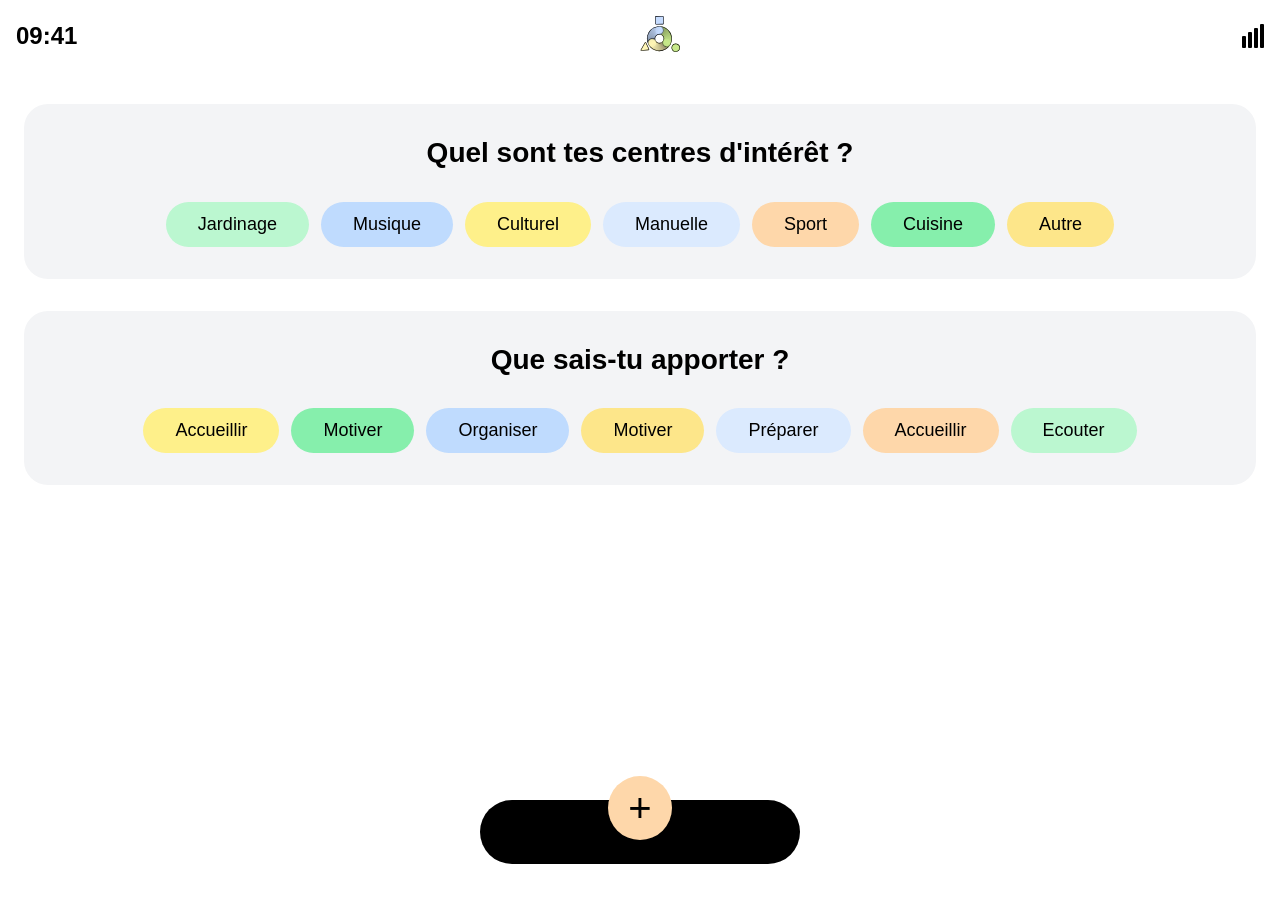
<file: categories.html>
<!doctype html>
<html lang="fr">
  <head>
    <meta charset="UTF-8" />
    <meta name="viewport" content="width=device-width, initial-scale=1.0" />
    <title>shuffle</title>
    <link rel="stylesheet" href="categories.css" />
    <script src="categories.js"></script>
  </head>
  <body>
    <div class="header">
      <div class="time">09:41</div>
      <div class="profile-icon">
        <svg
          width="40"
          height="36"
          viewBox="0 0 40 36"
          fill="none"
          xmlns="http://www.w3.org/2000/svg"
        >
          <g clip-path="url(#clip0_73_299)">
            <path
              d="M32.0672 29.7364C33.2106 27.7078 35.7932 26.9857 37.8344 28.1209C39.8756 29.2561 40.6019 31.822 39.4586 33.8472C38.3152 35.8757 35.7326 36.5978 33.6915 35.4626C31.6503 34.3275 30.9239 31.7615 32.0672 29.7364Z"
              fill="#C7E98A"
            />
            <path
              d="M32.0672 29.7364C33.2105 27.7078 35.7932 26.9857 37.8344 28.1209C39.8756 29.2561 40.602 31.8221 39.4586 33.8473C38.3331 35.8441 35.813 36.575 33.7875 35.5146L33.6915 35.4626C31.6503 34.3274 30.9239 31.7616 32.0672 29.7364ZM37.5539 28.6265C35.788 27.6444 33.5564 28.2711 32.5704 30.0206L32.5701 30.021C31.5856 31.7649 32.2093 33.9769 33.972 34.9571C35.7378 35.9392 37.9696 35.3125 38.9556 33.563L38.9558 33.5626C39.9403 31.8187 39.3165 29.6068 37.5539 28.6265Z"
              fill="black"
            />
            <path
              d="M23.6802 7.37394L23.5977 0.993284C23.5905 0.436872 23.133 -0.00836279 22.5759 -0.00117609L16.1872 0.0812375C15.6301 0.0884242 15.1843 0.545311 15.1915 1.10172L15.274 7.48238C15.2812 8.0388 15.7387 8.48403 16.2958 8.47684L22.6845 8.39443C23.2416 8.38724 23.6874 7.93036 23.6802 7.37394Z"
              fill="#C6DCFF"
            />
            <path
              d="M15.8516 7.47492L15.274 7.48237L15.1915 1.1017L15.7691 1.09425L15.8516 7.47492ZM16.2883 7.89854L22.677 7.81613C22.9165 7.81304 23.1057 7.61709 23.1026 7.38138L23.0201 1.00071C23.0171 0.765017 22.8228 0.574 22.5834 0.577089L16.1947 0.659502C15.9552 0.662591 15.766 0.858555 15.7691 1.09425L15.1915 1.1017L15.1921 1.04987C15.2122 0.517197 15.6475 0.0881994 16.1872 0.0812372L22.5759 -0.00117572C23.133 -0.0083623 23.5905 0.436858 23.5977 0.993257L23.6802 7.37393C23.6874 7.93035 23.2416 8.38721 22.6845 8.39439L16.2958 8.47681C15.7387 8.48399 15.2812 8.03878 15.274 7.48237L15.8516 7.47492C15.8546 7.71062 16.0489 7.90163 16.2883 7.89854Z"
              fill="black"
            />
            <g
              clip-path="url(#paint0_angular_73_299_clip_path)"
              data-figma-skip-parse="true"
            >
              <g
                transform="matrix(0.0131148 0.00520571 -0.0028658 0.00720164 17.8226 24.5172)"
              >
                <foreignObject
                  x="-2406.64"
                  y="-2406.64"
                  width="4813.29"
                  height="4813.29"
                  ><div
                    xmlns="http://www.w3.org/1999/xhtml"
                    style="
                      background: conic-gradient(
                        from 90deg,
                        rgba(165, 159, 118, 1) 0deg,
                        rgba(153, 147, 109, 1) 35.4082deg,
                        rgba(255, 246, 182, 1) 110.77deg,
                        rgba(165, 159, 118, 1) 360deg
                      );
                      height: 100%;
                      width: 100%;
                      opacity: 1;
                    "
                  ></div
                ></foreignObject>
              </g>
            </g>
            <path
              d="M23.0921 24.6919L23.0853 24.7053C23.0853 24.7053 22.9777 24.89 22.9575 24.9202C22.1841 26.136 20.8625 26.8648 19.4233 26.8749C18.6095 26.885 17.8192 26.6566 17.1299 26.22C16.5784 25.8707 16.1278 25.4106 15.7881 24.8531L15.7747 24.8262L15.7478 24.7825L15.731 24.7557C14.5675 22.8279 12.042 22.1898 10.1051 23.3283C9.49978 23.6843 8.98864 24.1914 8.63555 24.796C7.91928 26.0118 7.88229 27.5197 8.52122 28.7657L8.68936 29.068C9.67801 30.7204 11.0635 32.1411 12.7011 33.1822C14.7322 34.4719 17.0794 35.1469 19.4804 35.1268C23.7377 35.0932 27.6419 32.9337 29.9218 29.3501C30.0025 29.2225 30.2379 28.8228 30.2379 28.8228C30.786 27.8589 30.9273 26.7473 30.6347 25.6826C30.3422 24.6213 29.6528 23.738 28.6944 23.194C26.744 22.0856 24.232 22.7607 23.0954 24.6952L23.0921 24.6919Z"
              data-figma-gradient-fill="{&#34;type&#34;:&#34;GRADIENT_ANGULAR&#34;,&#34;stops&#34;:[{&#34;color&#34;:{&#34;r&#34;:0.60000002384185791,&#34;g&#34;:0.57882350683212280,&#34;b&#34;:0.42823529243469238,&#34;a&#34;:1.0},&#34;position&#34;:0.098356239497661591},{&#34;color&#34;:{&#34;r&#34;:1.0,&#34;g&#34;:0.96470588445663452,&#34;b&#34;:0.71372550725936890,&#34;a&#34;:1.0},&#34;position&#34;:0.30769348144531250}],&#34;stopsVar&#34;:[{&#34;color&#34;:{&#34;r&#34;:0.60000002384185791,&#34;g&#34;:0.57882350683212280,&#34;b&#34;:0.42823529243469238,&#34;a&#34;:1.0},&#34;position&#34;:0.098356239497661591},{&#34;color&#34;:{&#34;r&#34;:1.0,&#34;g&#34;:0.96470588445663452,&#34;b&#34;:0.71372550725936890,&#34;a&#34;:1.0},&#34;position&#34;:0.30769348144531250}],&#34;transform&#34;:{&#34;m00&#34;:26.229513168334961,&#34;m01&#34;:-5.7316002845764160,&#34;m02&#34;:7.5736365318298340,&#34;m10&#34;:10.411417961120605,&#34;m11&#34;:14.403281211853027,&#34;m12&#34;:12.109891891479492},&#34;opacity&#34;:1.0,&#34;blendMode&#34;:&#34;NORMAL&#34;,&#34;visible&#34;:true}"
            />
            <path
              d="M23.0954 24.6951C24.232 22.7607 26.744 22.0857 28.6944 23.194C29.6528 23.7381 30.3422 24.6214 30.6347 25.6826C30.9273 26.7473 30.786 27.8589 30.2379 28.8228L30.1101 29.0386C30.0412 29.1545 29.9621 29.2864 29.9217 29.3502L29.8137 29.5171C27.5197 33.0006 23.6712 35.0938 19.4805 35.1268C17.1545 35.1463 14.879 34.5134 12.8925 33.3014L12.7011 33.1822C11.1146 32.1736 9.76478 30.8089 8.78314 29.2223L8.68936 29.0681L8.52126 28.7658C7.88234 27.5198 7.91923 26.0117 8.63549 24.796C8.98858 24.1914 9.49976 23.6843 10.1051 23.3283C12.042 22.1897 14.5674 22.8279 15.7309 24.7557L15.7478 24.7825L15.7746 24.8262L15.7882 24.853C16.1278 25.4105 16.5783 25.8707 17.1298 26.22C17.8192 26.6566 18.6095 26.8849 19.4232 26.8748C20.8625 26.8648 22.184 26.136 22.9575 24.9202C22.9776 24.89 23.0854 24.7053 23.0854 24.7053L23.092 24.6919L23.0954 24.6951ZM28.4093 23.6969C26.7337 22.7448 24.5702 23.3258 23.5933 24.9884L23.2152 25.6318L23.1844 25.6009C22.2861 26.7588 20.9119 27.4417 19.4303 27.453L19.4304 27.4532C18.5026 27.4646 17.603 27.2039 16.8211 26.7087C16.1941 26.3115 15.6805 25.787 15.295 25.1542L15.2825 25.1337L15.2696 25.108L15.2583 25.0896L15.2414 25.0627L15.2366 25.0548C14.2368 23.3982 12.0621 22.8485 10.3975 23.8268C9.87534 24.134 9.4361 24.5709 9.13414 25.0879L9.13357 25.0888L9.13301 25.0898C8.51939 26.1313 8.48611 27.4256 9.03176 28.4951L9.18744 28.7753C10.1292 30.3477 11.4497 31.7015 13.0105 32.6938L13.193 32.8075C15.0881 33.9638 17.2579 34.5671 19.4755 34.5485H19.4758C23.5381 34.5165 27.2603 32.4569 29.4346 29.0394C29.4703 28.983 29.5443 28.8595 29.6139 28.7426C29.648 28.6853 29.6796 28.6318 29.7027 28.5927C29.7143 28.5731 29.7237 28.5572 29.7302 28.5461C29.7324 28.5424 29.7344 28.5392 29.7359 28.5366C30.2087 27.7052 30.3293 26.7517 30.0778 25.8364C29.8262 24.9237 29.235 24.1658 28.4094 23.6971L28.4093 23.6969Z"
              fill="black"
            />
            <g
              clip-path="url(#paint1_angular_73_299_clip_path)"
              data-figma-skip-parse="true"
            >
              <g
                transform="matrix(0.000504413 -0.00806046 0.00648746 0.000404955 19.8403 22.6701)"
              >
                <foreignObject
                  x="-2582.58"
                  y="-2582.58"
                  width="5165.16"
                  height="5165.16"
                  ><div
                    xmlns="http://www.w3.org/1999/xhtml"
                    style="
                      background: conic-gradient(
                        from 90deg,
                        rgba(124, 145, 86, 1) 0deg,
                        rgba(199, 233, 138, 1) 108.005deg,
                        rgba(111, 131, 77, 1) 342.379deg,
                        rgba(124, 145, 86, 1) 360deg
                      );
                      height: 100%;
                      width: 100%;
                      opacity: 1;
                    "
                  ></div
                ></foreignObject>
              </g>
            </g>
            <path
              d="M19.9546 10.22C19.7663 10.2133 19.5679 10.2099 19.3392 10.2099C17.8865 10.22 16.5313 10.9992 15.7983 12.2485C15.4216 12.8866 15.2266 13.6188 15.2333 14.3644C15.2468 16.6112 17.0828 18.4416 19.3325 18.4584H19.3662H19.4132C19.4738 18.4584 19.5343 18.4584 19.5982 18.4584C21.0374 18.5189 22.3287 19.2981 23.0551 20.5374C23.4687 21.2359 23.6671 22.0353 23.6335 22.8514C23.6066 23.5063 23.4317 24.1243 23.119 24.6952L23.1022 24.7221L23.0753 24.7691L23.0585 24.7993C21.9723 26.7674 22.6785 29.2695 24.6322 30.3778C26.5322 31.4559 28.9668 30.8447 30.1404 29.0243L30.1539 29.0143V29.0076L30.164 29.0008L30.2447 28.8564L30.2548 28.8363L30.3119 28.7389L30.3187 28.7254C31.2569 27.0428 31.7983 25.1352 31.8823 23.1973C31.9866 20.7926 31.3981 18.4282 30.1808 16.3594C28.0253 12.6919 24.2018 10.3946 19.9546 10.2166V10.22Z"
              data-figma-gradient-fill="{&#34;type&#34;:&#34;GRADIENT_ANGULAR&#34;,&#34;stops&#34;:[{&#34;color&#34;:{&#34;r&#34;:0.78039216995239258,&#34;g&#34;:0.91372549533843994,&#34;b&#34;:0.54117649793624878,&#34;a&#34;:1.0},&#34;position&#34;:0.30001437664031982},{&#34;color&#34;:{&#34;r&#34;:0.43876126408576965,&#34;g&#34;:0.51372551918029785,&#34;b&#34;:0.30426660180091858,&#34;a&#34;:1.0},&#34;position&#34;:0.95105403661727905}],&#34;stopsVar&#34;:[{&#34;color&#34;:{&#34;r&#34;:0.78039216995239258,&#34;g&#34;:0.91372549533843994,&#34;b&#34;:0.54117649793624878,&#34;a&#34;:1.0},&#34;position&#34;:0.30001437664031982},{&#34;color&#34;:{&#34;r&#34;:0.43876126408576965,&#34;g&#34;:0.51372551918029785,&#34;b&#34;:0.30426660180091858,&#34;a&#34;:1.0},&#34;position&#34;:0.95105403661727905}],&#34;transform&#34;:{&#34;m00&#34;:1.0088267326354980,&#34;m01&#34;:12.974925041198730,&#34;m02&#34;:12.848424911499023,&#34;m10&#34;:-16.120912551879883,&#34;m11&#34;:0.80990958213806152,&#34;m12&#34;:30.325555801391602},&#34;opacity&#34;:1.0,&#34;blendMode&#34;:&#34;NORMAL&#34;,&#34;visible&#34;:true}"
            />
            <path
              d="M19.3393 10.2099C19.5679 10.2099 19.7664 10.2132 19.9547 10.2199V10.2167C24.2018 10.3947 28.0253 12.6919 30.1809 16.3594C31.3981 18.4282 31.9866 20.7926 31.8824 23.1972L31.8731 23.379C31.764 25.2542 31.2275 27.0954 30.3186 28.7254L30.312 28.7388L30.2548 28.8362L30.2447 28.8564L30.1639 29.0008L30.1539 29.0075V29.0143L30.1404 29.0243C28.9668 30.8446 26.5322 31.4559 24.6323 30.3779C22.7091 29.2869 21.9947 26.8453 23.0089 24.8919L23.0585 24.7993L23.0753 24.7691L23.1022 24.7221L23.119 24.6953C23.4317 24.1243 23.6066 23.5062 23.6335 22.8513C23.666 22.0607 23.4808 21.2859 23.0932 20.6032L23.0551 20.5374C22.3288 19.2981 21.0374 18.5189 19.5982 18.4585H19.4133V17.8802H19.6103L19.6224 17.8806C21.258 17.9493 22.7278 18.8361 23.5534 20.2447C24.0092 21.0156 24.2345 21.8931 24.2135 22.7885L24.2106 22.8752C24.18 23.6207 23.9802 24.3255 23.6254 24.9733L23.6174 24.9881L23.5975 25.0197L23.5765 25.0566L23.5639 25.0789C22.6455 26.7431 23.22 28.8555 24.8392 29.8292L24.917 29.8747C26.5082 30.7776 28.5408 30.3002 29.5763 28.8273V28.6977L29.7279 28.5966L29.7341 28.5855L29.7471 28.5599L29.8045 28.4618L29.808 28.4547L29.8144 28.4436C30.7086 26.8398 31.2252 25.0201 31.3054 23.1723C31.4048 20.879 30.8436 18.6253 29.6831 16.653L29.6829 16.6527C27.6629 13.2158 24.1094 11.0417 20.1438 10.8053L19.9341 10.798C19.7545 10.7916 19.5641 10.7883 19.3428 10.7882C18.0922 10.7971 16.9256 11.4691 16.2963 12.5415L16.2956 12.5428C15.9932 13.0552 15.8268 13.6396 15.8119 14.239L15.8109 14.3592V14.3609C15.8225 16.2889 17.4007 17.8657 19.3369 17.8802H19.3662V18.4585H19.3325L19.2274 18.4564C17.026 18.3844 15.2466 16.5762 15.2333 14.3644C15.2266 13.6188 15.4216 12.8867 15.7982 12.2485C16.5313 10.9992 17.8866 10.22 19.3393 10.2099ZM19.4133 17.8802V18.4585H19.3662V17.8802H19.4133Z"
              fill="black"
            />
            <g
              clip-path="url(#paint2_angular_73_299_clip_path)"
              data-figma-skip-parse="true"
            >
              <g
                transform="matrix(0.00403531 -0.00906801 0.0058373 0.00259109 16.4775 21.3266)"
              >
                <foreignObject
                  x="-2901.25"
                  y="-2901.25"
                  width="5802.51"
                  height="5802.51"
                  ><div
                    xmlns="http://www.w3.org/1999/xhtml"
                    style="
                      background: conic-gradient(
                        from 90deg,
                        rgba(197, 219, 254, 1) 0deg,
                        rgba(133, 148, 171, 1) 228.222deg,
                        rgba(198, 220, 255, 1) 359.959deg,
                        rgba(197, 219, 254, 1) 360deg
                      );
                      height: 100%;
                      width: 100%;
                      opacity: 1;
                    "
                  ></div
                ></foreignObject>
              </g>
            </g>
            <path
              d="M8.88087 24.4786C9.24188 23.9725 9.50301 23.7502 10.1083 23.3942C12.0486 22.2557 14.5776 22.8212 15.7411 24.7489L15.7579 24.7758L15.7848 24.8195L15.7982 24.8463C15.8117 24.8699 15.8285 24.89 15.8453 24.9135C15.8285 24.8866 15.8184 24.8564 15.805 24.8262L15.7915 24.796L15.768 24.7557C15.7377 24.7019 15.7074 24.6482 15.6772 24.5945C15.0114 23.3182 15.0383 21.8102 15.7512 20.5609L15.7915 20.4937C16.1883 19.8186 16.7667 19.2712 17.4695 18.9051C18.058 18.5961 18.6936 18.4349 19.356 18.4249C19.4065 18.4249 19.4603 18.4249 19.4636 18.4249C20.9029 18.3913 22.1976 17.6289 22.9273 16.3862C23.3039 15.7481 23.499 15.016 23.4922 14.2704C23.4754 12.0873 21.7301 10.2872 19.5679 10.183H19.2249C17.298 10.2065 15.3712 10.6969 13.6528 11.5936C11.5713 12.6784 9.84616 14.3174 8.66247 16.3325C8.6322 16.3829 8.60194 16.4366 8.57167 16.487C6.46995 20.1847 6.38925 24.6415 8.3531 28.4097C8.39681 28.4971 8.44389 28.581 8.49433 28.6717C7.89576 27.4425 7.96817 26.0353 8.66427 24.8463L8.88087 24.4786Z"
              data-figma-gradient-fill="{&#34;type&#34;:&#34;GRADIENT_ANGULAR&#34;,&#34;stops&#34;:[{&#34;color&#34;:{&#34;r&#34;:0.52435743808746338,&#34;g&#34;:0.58192467689514160,&#34;b&#34;:0.67350888252258301,&#34;a&#34;:1.0},&#34;position&#34;:0.63395112752914429},{&#34;color&#34;:{&#34;r&#34;:0.77647060155868530,&#34;g&#34;:0.86274510622024536,&#34;b&#34;:1.0,&#34;a&#34;:1.0},&#34;position&#34;:0.99988543987274170}],&#34;stopsVar&#34;:[{&#34;color&#34;:{&#34;r&#34;:0.52435743808746338,&#34;g&#34;:0.58192467689514160,&#34;b&#34;:0.67350888252258301,&#34;a&#34;:1.0},&#34;position&#34;:0.63395112752914429},{&#34;color&#34;:{&#34;r&#34;:0.77647060155868530,&#34;g&#34;:0.86274510622024536,&#34;b&#34;:1.0,&#34;a&#34;:1.0},&#34;position&#34;:0.99988543987274170}],&#34;transform&#34;:{&#34;m00&#34;:8.0706167221069336,&#34;m01&#34;:11.674595832824707,&#34;m02&#34;:6.6049070358276367,&#34;m10&#34;:-18.136020660400391,&#34;m11&#34;:5.1821751594543457,&#34;m12&#34;:27.803554534912109},&#34;opacity&#34;:1.0,&#34;blendMode&#34;:&#34;NORMAL&#34;,&#34;visible&#34;:true}"
            />
            <path
              d="M19.5678 10.183C21.7301 10.2872 23.4753 12.0873 23.4921 14.2703C23.4989 15.0159 23.3038 15.7481 22.9272 16.3862C22.2203 17.59 20.9833 18.3432 19.5982 18.4196L19.4636 18.4248H19.356C18.6936 18.4349 18.058 18.5962 17.4695 18.9052L17.404 18.9399C16.7307 19.3055 16.1759 19.8397 15.7915 20.4937L15.7511 20.5609C15.0383 21.8103 15.0113 23.3182 15.6771 24.5944C15.7074 24.6481 15.7377 24.7019 15.7679 24.7557L15.7915 24.796L15.805 24.8263C15.8184 24.8565 15.8285 24.8867 15.8453 24.9135C15.8285 24.89 15.8117 24.8698 15.7982 24.8463L15.7847 24.8195L15.7579 24.7758L15.741 24.7489C14.5775 22.8211 12.0485 22.2556 10.1082 23.3942C9.50295 23.7502 9.2418 23.9725 8.8808 24.4785L8.66419 24.8463C7.9681 26.0352 7.8957 27.4425 8.49426 28.6717C8.44384 28.581 8.3968 28.4971 8.3531 28.4098C6.41993 24.7004 6.46792 20.3238 8.47466 16.6608L8.57168 16.487C8.60194 16.4366 8.63224 16.3829 8.6625 16.3326C9.80921 14.3804 11.464 12.7812 13.4587 11.6969L13.6528 11.5937C15.3711 10.6969 17.298 10.2065 19.2249 10.183H19.5678ZM19.0599 10.7647C17.2823 10.8133 15.5077 11.2778 13.9197 12.1065L13.9194 12.1066C11.9337 13.1415 10.2888 14.7045 9.1603 16.6257L9.15889 16.6281L9.15748 16.6306C9.14486 16.6516 9.13181 16.674 9.1163 16.7006C9.10355 16.7226 9.08883 16.7477 9.07371 16.7731L8.98106 16.9388C7.56216 19.5288 7.17037 22.4913 7.81356 25.292C7.90892 25.0396 8.02624 24.7925 8.16597 24.5539L8.16667 24.5526L8.39611 24.1631L8.41078 24.1425C8.60732 23.867 8.79205 23.6473 9.02224 23.4453C9.24877 23.2464 9.50168 23.0803 9.81576 22.8956L9.81618 22.8953C11.3357 22.0037 13.1855 22.0299 14.624 22.8643C14.5826 21.974 14.7915 21.0767 15.2495 20.274L15.2528 20.2684L15.2562 20.2629L15.2965 20.1956C15.7486 19.4285 16.406 18.8075 17.2013 18.3929L17.3273 18.3291C17.9608 18.0195 18.6416 17.8573 19.3473 17.8465H19.4539C20.6916 17.8164 21.8014 17.1623 22.4293 16.0931L22.43 16.092L22.4886 15.9886C22.7729 15.4668 22.9201 14.8768 22.9147 14.2756V14.2749C22.9003 12.4045 21.4044 10.8566 19.5515 10.7614H19.2319L19.0599 10.7647Z"
              fill="black"
            />
            <g opacity="0.57" clip-path="url(#clip1_73_299)">
              <path
                d="M28.7044 30.3724C26.7338 31.5109 24.2185 30.8392 23.0819 28.861C21.9419 26.8896 22.6178 24.364 24.5884 23.2254C26.5556 22.0869 29.071 22.7619 30.2109 24.7334C31.3475 26.7116 30.6716 29.2305 28.7044 30.369V30.3724Z"
                fill="#C7E98A"
              />
            </g>
            <g opacity="0.57" clip-path="url(#clip2_73_299)">
              <path
                d="M14.2607 30.359C12.2912 31.4956 9.77718 30.8251 8.64117 28.8503C7.50179 26.8823 8.17735 24.361 10.1469 23.2245C12.1131 22.0879 14.6271 22.7618 15.7665 24.7298C16.9025 26.7046 16.2269 29.2191 14.2607 30.3557V30.359Z"
                fill="#FFF6B6"
              />
            </g>
            <g opacity="0.57" clip-path="url(#clip3_73_299)">
              <path
                d="M21.4809 17.9253C19.5114 19.0619 16.9974 18.3913 15.8614 16.4166C14.722 14.4485 15.3976 11.9273 17.3671 10.7907C19.3333 9.65416 21.8473 10.3281 22.9867 12.2961C24.1227 14.2708 23.4471 16.7854 21.4809 17.9219V17.9253Z"
                fill="#C6DCFF"
              />
            </g>
            <path
              d="M9.17769 33.1168C9.39152 33.5725 9.08617 34.102 8.58507 34.1445L1.39787 34.7534C0.816708 34.8027 0.420079 34.1774 0.711701 33.6717L4.83205 26.5264C5.12367 26.0207 5.86285 26.052 6.11084 26.5805L9.17769 33.1168Z"
              fill="#FEF5B6"
            />
            <path
              d="M9.17767 33.1168C9.39146 33.5725 9.08617 34.1019 8.5851 34.1444L1.39787 34.7535C0.816709 34.8027 0.420094 34.1774 0.711714 33.6716L1.21195 33.9608C1.15362 34.0619 1.23293 34.1871 1.34915 34.1772L8.53638 33.5681C8.63658 33.5596 8.69758 33.4539 8.65484 33.3627L5.58806 26.8264C5.53846 26.7207 5.39059 26.7145 5.33226 26.8156L4.83203 26.5264L4.86063 26.4805C5.16935 26.0231 5.87066 26.0685 6.1109 26.5805L9.17767 33.1168ZM1.21195 33.9608L0.711714 33.6716L4.83203 26.5264L5.33226 26.8156L1.21195 33.9608Z"
              fill="black"
            />
          </g>
          <defs>
            <clipPath id="paint0_angular_73_299_clip_path">
              <path
                d="M23.0921 24.6919L23.0853 24.7053C23.0853 24.7053 22.9777 24.89 22.9575 24.9202C22.1841 26.136 20.8625 26.8648 19.4233 26.8749C18.6095 26.885 17.8192 26.6566 17.1299 26.22C16.5784 25.8707 16.1278 25.4106 15.7881 24.8531L15.7747 24.8262L15.7478 24.7825L15.731 24.7557C14.5675 22.8279 12.042 22.1898 10.1051 23.3283C9.49978 23.6843 8.98864 24.1914 8.63555 24.796C7.91928 26.0118 7.88229 27.5197 8.52122 28.7657L8.68936 29.068C9.67801 30.7204 11.0635 32.1411 12.7011 33.1822C14.7322 34.4719 17.0794 35.1469 19.4804 35.1268C23.7377 35.0932 27.6419 32.9337 29.9218 29.3501C30.0025 29.2225 30.2379 28.8228 30.2379 28.8228C30.786 27.8589 30.9273 26.7473 30.6347 25.6826C30.3422 24.6213 29.6528 23.738 28.6944 23.194C26.744 22.0856 24.232 22.7607 23.0954 24.6952L23.0921 24.6919Z"
              />
            </clipPath>
            <clipPath id="paint1_angular_73_299_clip_path">
              <path
                d="M19.9546 10.22C19.7663 10.2133 19.5679 10.2099 19.3392 10.2099C17.8865 10.22 16.5313 10.9992 15.7983 12.2485C15.4216 12.8866 15.2266 13.6188 15.2333 14.3644C15.2468 16.6112 17.0828 18.4416 19.3325 18.4584H19.3662H19.4132C19.4738 18.4584 19.5343 18.4584 19.5982 18.4584C21.0374 18.5189 22.3287 19.2981 23.0551 20.5374C23.4687 21.2359 23.6671 22.0353 23.6335 22.8514C23.6066 23.5063 23.4317 24.1243 23.119 24.6952L23.1022 24.7221L23.0753 24.7691L23.0585 24.7993C21.9723 26.7674 22.6785 29.2695 24.6322 30.3778C26.5322 31.4559 28.9668 30.8447 30.1404 29.0243L30.1539 29.0143V29.0076L30.164 29.0008L30.2447 28.8564L30.2548 28.8363L30.3119 28.7389L30.3187 28.7254C31.2569 27.0428 31.7983 25.1352 31.8823 23.1973C31.9866 20.7926 31.3981 18.4282 30.1808 16.3594C28.0253 12.6919 24.2018 10.3946 19.9546 10.2166V10.22Z"
              />
            </clipPath>
            <clipPath id="paint2_angular_73_299_clip_path">
              <path
                d="M8.88087 24.4786C9.24188 23.9725 9.50301 23.7502 10.1083 23.3942C12.0486 22.2557 14.5776 22.8212 15.7411 24.7489L15.7579 24.7758L15.7848 24.8195L15.7982 24.8463C15.8117 24.8699 15.8285 24.89 15.8453 24.9135C15.8285 24.8866 15.8184 24.8564 15.805 24.8262L15.7915 24.796L15.768 24.7557C15.7377 24.7019 15.7074 24.6482 15.6772 24.5945C15.0114 23.3182 15.0383 21.8102 15.7512 20.5609L15.7915 20.4937C16.1883 19.8186 16.7667 19.2712 17.4695 18.9051C18.058 18.5961 18.6936 18.4349 19.356 18.4249C19.4065 18.4249 19.4603 18.4249 19.4636 18.4249C20.9029 18.3913 22.1976 17.6289 22.9273 16.3862C23.3039 15.7481 23.499 15.016 23.4922 14.2704C23.4754 12.0873 21.7301 10.2872 19.5679 10.183H19.2249C17.298 10.2065 15.3712 10.6969 13.6528 11.5936C11.5713 12.6784 9.84616 14.3174 8.66247 16.3325C8.6322 16.3829 8.60194 16.4366 8.57167 16.487C6.46995 20.1847 6.38925 24.6415 8.3531 28.4097C8.39681 28.4971 8.44389 28.581 8.49433 28.6717C7.89576 27.4425 7.96817 26.0353 8.66427 24.8463L8.88087 24.4786Z"
              />
            </clipPath>
            <clipPath id="clip0_73_299">
              <rect width="40" height="36" fill="white" />
            </clipPath>
            <clipPath id="clip1_73_299">
              <rect
                width="8.23539"
                height="8.25525"
                fill="white"
                transform="translate(22.5271 22.6713)"
              />
            </clipPath>
            <clipPath id="clip2_73_299">
              <rect
                width="8.23105"
                height="8.24096"
                fill="white"
                transform="translate(8.08667 22.6713)"
              />
            </clipPath>
            <clipPath id="clip3_73_299">
              <rect
                width="8.23105"
                height="8.24096"
                fill="white"
                transform="translate(15.3069 10.2376)"
              />
            </clipPath>
          </defs>
        </svg>
      </div>
      <div class="status-icons">
        <div class="signal-bars">
          <div class="bar"></div>
          <div class="bar"></div>
          <div class="bar"></div>
          <div class="bar"></div>
        </div>
      </div>
    </div>

    <div class="content">
      <div class="section">
        <h2>Quel sont tes centres d'intérêt ?</h2>
        <div class="tags-container" id="interests-container">
          <button class="tag jardinage" data-id="jardinage">Jardinage</button>
          <button class="tag musique" data-id="musique">Musique</button>
          <button class="tag culturel" data-id="culturel">Culturel</button>
          <button class="tag manuelle" data-id="manuelle">Manuelle</button>
          <button class="tag sport" data-id="sport">Sport</button>
          <button class="tag cuisine" data-id="cuisine">Cuisine</button>
          <button class="tag autre" data-id="autre">Autre</button>
        </div>
      </div>

      <div class="section">
        <h2>Que sais-tu apporter ?</h2>
        <div class="tags-container" id="skills-container">
          <button class="tag accueillir1" id="accueillir1">Accueillir</button>
          <button class="tag motiver" id="motiver">Motiver</button>
          <button class="tag organiser" id="organiser">Organiser</button>
          <button class="tag motiver2" id="motiver2">Motiver</button>
          <button class="tag preparer" id="preparer">Préparer</button>
          <button class="tag accueillir2" id="accueillir2">Accueillir</button>
          <button class="tag ecouter" id="ecouter">Ecouter</button>
        </div>
      </div>
    </div>

    <!-- Add Button -->
    <div class="add-button-container">
      <button class="add-button">
        <div class="plus-circle">+</div>
      </button>
    </div>
  </body>
</html>
</file>
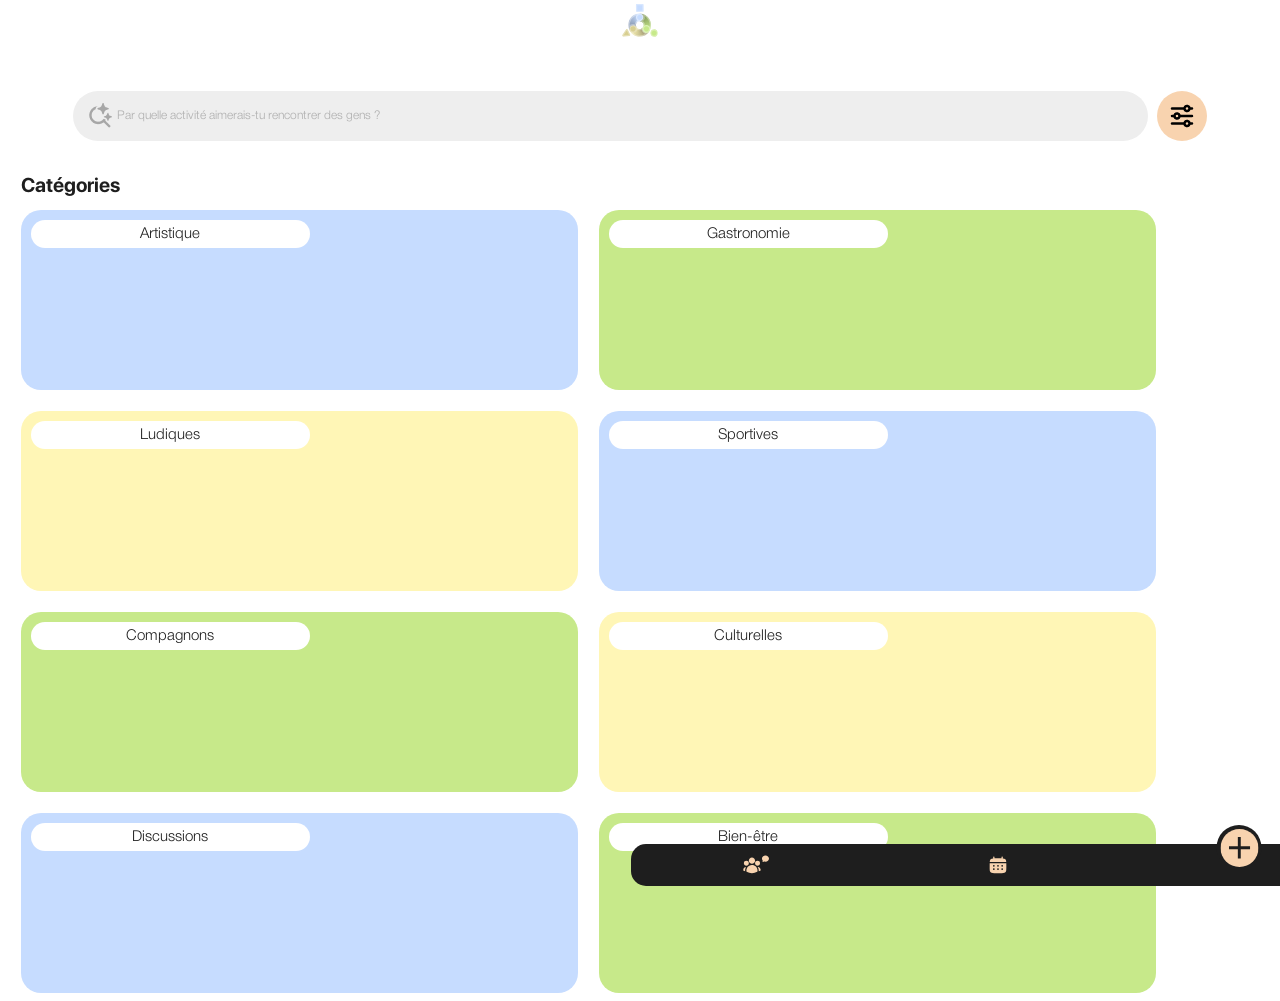
<file: search.html>
<!doctype html>
<html lang="fr">
  <head>
    <meta charset="UTF-8" />
    <meta name="viewport" content="width=device-width, initial-scale=1.0" />
    <title>Recherche</title>

    <link href="search.css" rel="stylesheet" />
  </head>
  <body></body>
</html>
<div class="head">
  <div class="logo"></div>
</div>

<div class="recherche">
  <div class="barre">
    <img
      class="barre__icon"
      src="newimg/fluent_search-sparkle-16-filled.png"
      alt=""
    />
    <p class="barre__text">
      Par quelle activité aimerais-tu rencontrer des gens ?
    </p>
  </div>
  <div class="filtre">
    <img
      class="filtre__icon"
      src="newimg/mingcute_settings-6-fill.png"
      alt=""
    />
  </div>
</div>

<h1 class="ctitre">Catégories</h1>

<div class="categories">
  <div class="cat1">
    <div class="cbtn">
      <p>Artistique</p>
    </div>
  </div>

  <div class="cat2">
    <div class="cbtn">
      <p>Gastronomie</p>
    </div>
  </div>

  <div class="cat3">
    <div class="cbtn">
      <p>Ludiques</p>
    </div>
  </div>

  <div class="cat4">
    <div class="cbtn">
      <p>Sportives</p>
    </div>
  </div>

  <div class="cat5">
    <div class="cbtn">
      <p>Compagnons</p>
    </div>
  </div>

  <div class="cat6">
    <div class="cbtn">
      <p>Culturelles</p>
    </div>
  </div>

  <div class="cat7">
    <div class="cbtn">
      <p>Discussions</p>
    </div>
  </div>

  <div class="cat8">
    <div class="cbtn">
      <p>Bien-être</p>
    </div>

    <div class="footer">
      <div class="footer__circle">
        <div class="circle__circle"></div>
      </div>
      <div class="footer__barre">
        <div class="barre__icon--left">
          <div class="icon__left--groupe"></div>
          <div class="icon__left--calendrier"></div>
        </div>
        <div class="barre__icon--right">
          <div class="icon__right--recherche"></div>
          <a
            href="profile.html"
            src="img/profile.svg"
            class="icon__right--profile"
          ></a>
        </div>
      </div>
    </div>
  </div>
</div>
</file>
<file: categories.css>
* {
  margin: 0;
  padding: 0;
  box-sizing: border-box;
}

body {
  font-family:
    -apple-system, BlinkMacSystemFont, "Segoe UI", Roboto, Oxygen, Ubuntu,
    Cantarell, sans-serif;
  background-color: #ffffff;
  min-height: 100vh;
  padding-bottom: 100px;
}

.header {
  display: flex;
  justify-content: space-between;
  align-items: center;
  padding: 16px;
}

.time {
  font-size: 24px;
  font-weight: 600;
}

.profil-icon {
  position: left;
}

.status-icons {
  display: flex;
  gap: 8px;
  align-items: center;
}

.signal-bars {
  display: flex;
  gap: 2px;
  align-items: flex-end;
}

.bar {
  width: 4px;
  background-color: #000;
  border-radius: 1px;
}

.bar:nth-child(1) {
  height: 12px;
}
.bar:nth-child(2) {
  height: 16px;
}
.bar:nth-child(3) {
  height: 20px;
}
.bar:nth-child(4) {
  height: 24px;
}

.wifi-icon {
  width: 20px;
  height: 20px;
}

.battery {
  width: 24px;
  height: 12px;
  background-color: #000;
  border-radius: 2px;
}

.content {
  padding: 0 24px;
  margin-top: 32px;
}

.section {
  background-color: #f3f4f6;
  border-radius: 24px;
  padding: 32px;
  margin-bottom: 32px;
}

.section h2 {
  font-size: 28px;
  font-weight: 700;
  text-align: center;
  margin-bottom: 32px;
  line-height: 1.2;
}

.tags-container {
  display: flex;
  flex-wrap: wrap;
  gap: 12px;
  justify-content: center;
}

.tag {
  padding: 12px 32px;
  border-radius: 24px;
  font-size: 18px;
  font-weight: 500;
  border: none;
  cursor: pointer;
  transition: all 0.3s ease;
  outline: none;
}

.tag:hover {
  transform: scale(1.05);
}

.tag.selected {
  transform: scale(1.05);
  box-shadow: 0 0 0 4px #60a5fa;
}

.tag.jardinage {
  background-color: #bbf7d0;
}
.tag.musique {
  background-color: #bfdbfe;
}
.tag.culturel {
  background-color: #fef08a;
}
.tag.manuelle {
  background-color: #dbeafe;
}
.tag.sport {
  background-color: #fed7aa;
}
.tag.cuisine {
  background-color: #86efac;
}
.tag.autre {
  background-color: #fde68a;
}

.tag.accueillir1 {
  background-color: #fef08a;
}
.tag.motiver {
  background-color: #86efac;
}
.tag.organiser {
  background-color: #bfdbfe;
}
.tag.motiver2 {
  background-color: #fde68a;
}
.tag.preparer {
  background-color: #dbeafe;
}
.tag.accueillir2 {
  background-color: #fed7aa;
}
.tag.ecouter {
  background-color: #bbf7d0;
}

.add-button-container {
  position: fixed;
  bottom: 32px;
  left: 50%;
  transform: translateX(-50%);
  width: 320px;
}

.add-button {
  width: 100%;
  height: 64px;
  background-color: #000;
  border-radius: 32px;
  border: none;
  cursor: pointer;
  position: relative;
}

.plus-circle {
  position: absolute;
  top: -24px;
  left: 50%;
  transform: translateX(-50%);
  width: 64px;
  height: 64px;
  background-color: #fed7aa;
  border-radius: 50%;
  display: flex;
  align-items: center;
  justify-content: center;
  font-size: 40px;
  font-weight: 300;
  color: #000;
}
</file>
<file: search.css>
@font-face {
  font-family: "sanfran";
  src: url("SF/SFPRODISPLAYBOLD.OTF") format("opentype");
  font-weight: normal;
  font-style: normal;
}

@font-face {
  font-family: "helvetica";
  src: url("helevtica/HelveticaNeueLight.otf") format("opentype");
  font-weight: normal;
  font-style: normal;
}

body {
  display: flex;
  flex-direction: column;
  justify-content: center;
  margin-top: 2px;
  overflow-x: hidden;
}

.head {
  margin-top: 2px;
  width: 100%;
  display: flex;
  align-items: center;
  justify-content: center;
}

.logo {
  display: flex;
  align-items: center;
  background-image: url(img/logo-shuffle.svg);
  background-size: contain;
  background-repeat: no-repeat;
  height: 36px;
  width: 36px;
}
.recherche {
  display: flex;
  align-items: center;
  justify-content: center;
  width: 100%;
  height: 50px;
  margin-top: 51px;
  gap: 9px;
}

.barre {
  width: 85%;
  height: 50px;
  background-color: #eeeeee;
  display: flex;
  flex-direction: row;
  align-items: center;
  border-radius: 31px;
}

.barre__icon {
  width: 26px;
  height: 26px;
  margin-left: 13px;
}

.barre__text {
  font-family: "helvetica", "sans-serif";
  color: #1e1e1e;
  font-size: 12px;
  opacity: 30%;
  margin-left: 5px;
  margin-right: 10px;
}

.filtre {
  display: flex;
  align-items: center;
  justify-content: center;
  background-color: #f8d3af;
  width: 50px;
  height: 50px;
  border-radius: 99px;
}

.ctitre {
  font-family: "sanfran", sans-serif;
  font-size: 20px;
  color: #1e1e1e;
  margin-left: 13px;
  margin-top: 32px;
}

.categories {
  display: flex;
  flex-direction: row;
  gap: 21px;
  margin-left: 13px;
  margin-right: 13px;
  flex-wrap: wrap;
}

.cat1 {
  background-color: #c6dcff;
  width: 45%;
  height: 180px;
  border-radius: 20px;
}

.cat2 {
  background-color: #c7e98a;
  width: 45%;
  height: 180px;
  border-radius: 20px;
}

.cat3 {
  background-color: #fff6b6;
  width: 45%;
  height: 180px;
  border-radius: 20px;
}

.cat4 {
  background-color: #c6dcff;
  width: 45%;
  height: 180px;
  border-radius: 20px;
}

.cat5 {
  background-color: #c7e98a;
  width: 45%;
  height: 180px;
  border-radius: 20px;
}

.cat6 {
  background-color: #fff6b6;
  width: 45%;
  height: 180px;
  border-radius: 20px;
}

.cat7 {
  background-color: #c6dcff;
  width: 45%;
  height: 180px;
  border-radius: 20px;
}

.cat8 {
  background-color: #c7e98a;
  width: 45%;
  height: 180px;
  border-radius: 20px;
}

.cbtn {
  background-color: white;
  width: 50%;
  height: 28px;
  margin-left: 10px;
  border-radius: 20px;
  font-family: "helvetica", "sans-serif";
  color: #1e1e1e;
  font-size: 15px;
  display: flex;
  align-items: center;
  justify-content: center;
  margin-top: 10px;
}

.footer {
  width: 100%;
  height: 64px;
  position: fixed;
  bottom: 13px;
  display: flex;
  justify-content: center;
  align-items: center;
}

.footer__barre {
  background-color: #1e1e1e;
  display: flex;
  justify-content: space-between;
  align-items: center;
  width: 95%;
  height: 42px;
  margin-top: 19px;
  border-radius: 15px;
}

.footer__circle {
  position: absolute;
  background-color: #1e1e1e;
  width: 45px;
  height: 45px;
  border-radius: 999px;
  left: 50%;
  transform: translate(-50%);
  bottom: 17px;
  display: flex;
  justify-content: center;
  align-items: center;
}

.circle__circle {
  background-color: #f8d3af;
  background-image: url(img/+.svg);
  background-position: 50%;
  background-repeat: no-repeat;
  width: 38px;
  height: 38px;
  border-radius: 999px;
}

.barre__icon--left {
  width: 40%;
  height: 25px;
  display: flex;
  justify-content: space-around;
  align-items: center;
}

.barre__icon--right {
  width: 40%;
  height: 25px;
  display: flex;
  justify-content: space-around;
  align-items: center;
}

.icon__left--groupe {
  background-image: url(img/groupes.svg);
  background-position: 50%;
  background-repeat: no-repeat;
  background-size: 27px;
  width: 30px;
  height: 25px;
}

.icon__left--calendrier {
  background-image: url(img/calendrier.svg);
  background-position: 50%;
  background-repeat: no-repeat;
  background-size: 20px;
  width: 20px;
  height: 20px;
}

.icon__right--recherche {
  background-image: url(img/recherche.svg);
  background-position: 50%;
  background-repeat: no-repeat;
  background-size: 18px;
  width: 20px;
  height: 20px;
}

.icon__right--profile {
  background-image: url(img/profile.svg);
  background-position: 50%;
  background-repeat: no-repeat;
  background-size: 20px;
  width: 20px;
  height: 20px;
}
</file>
